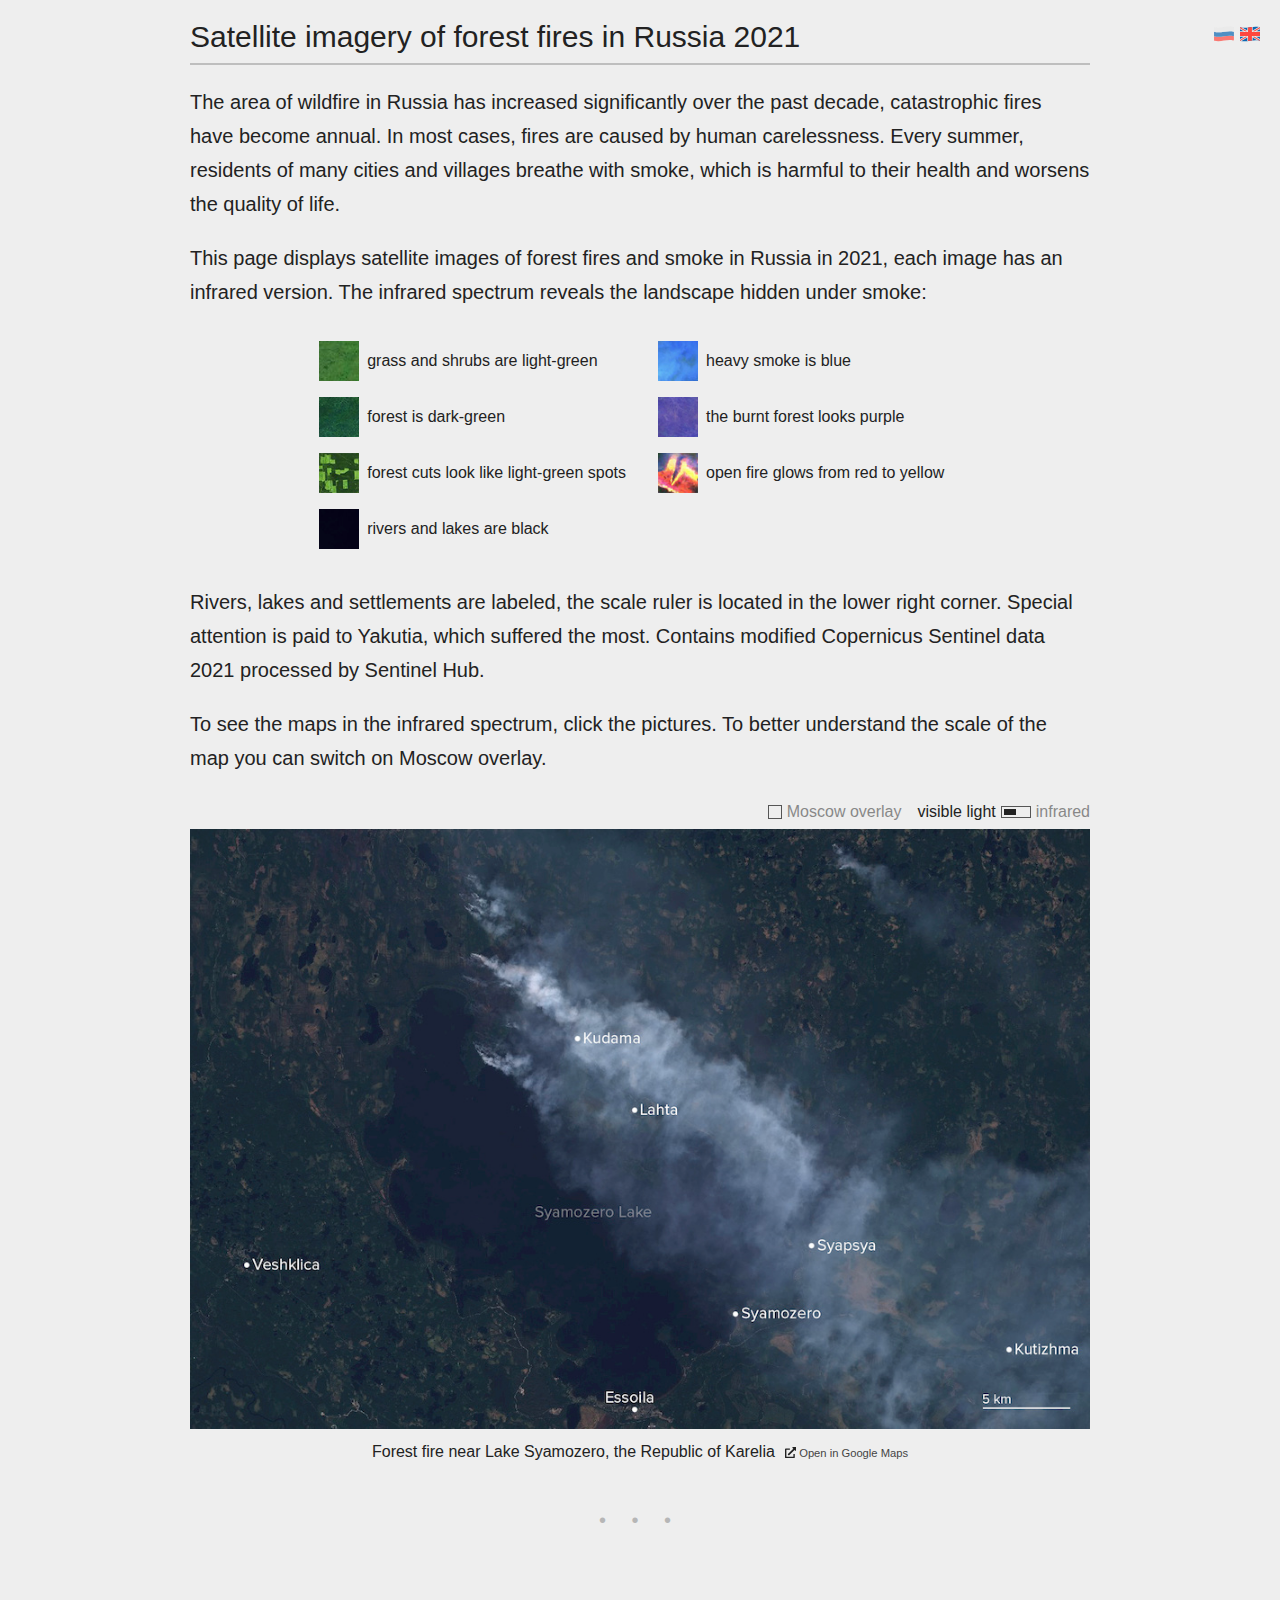
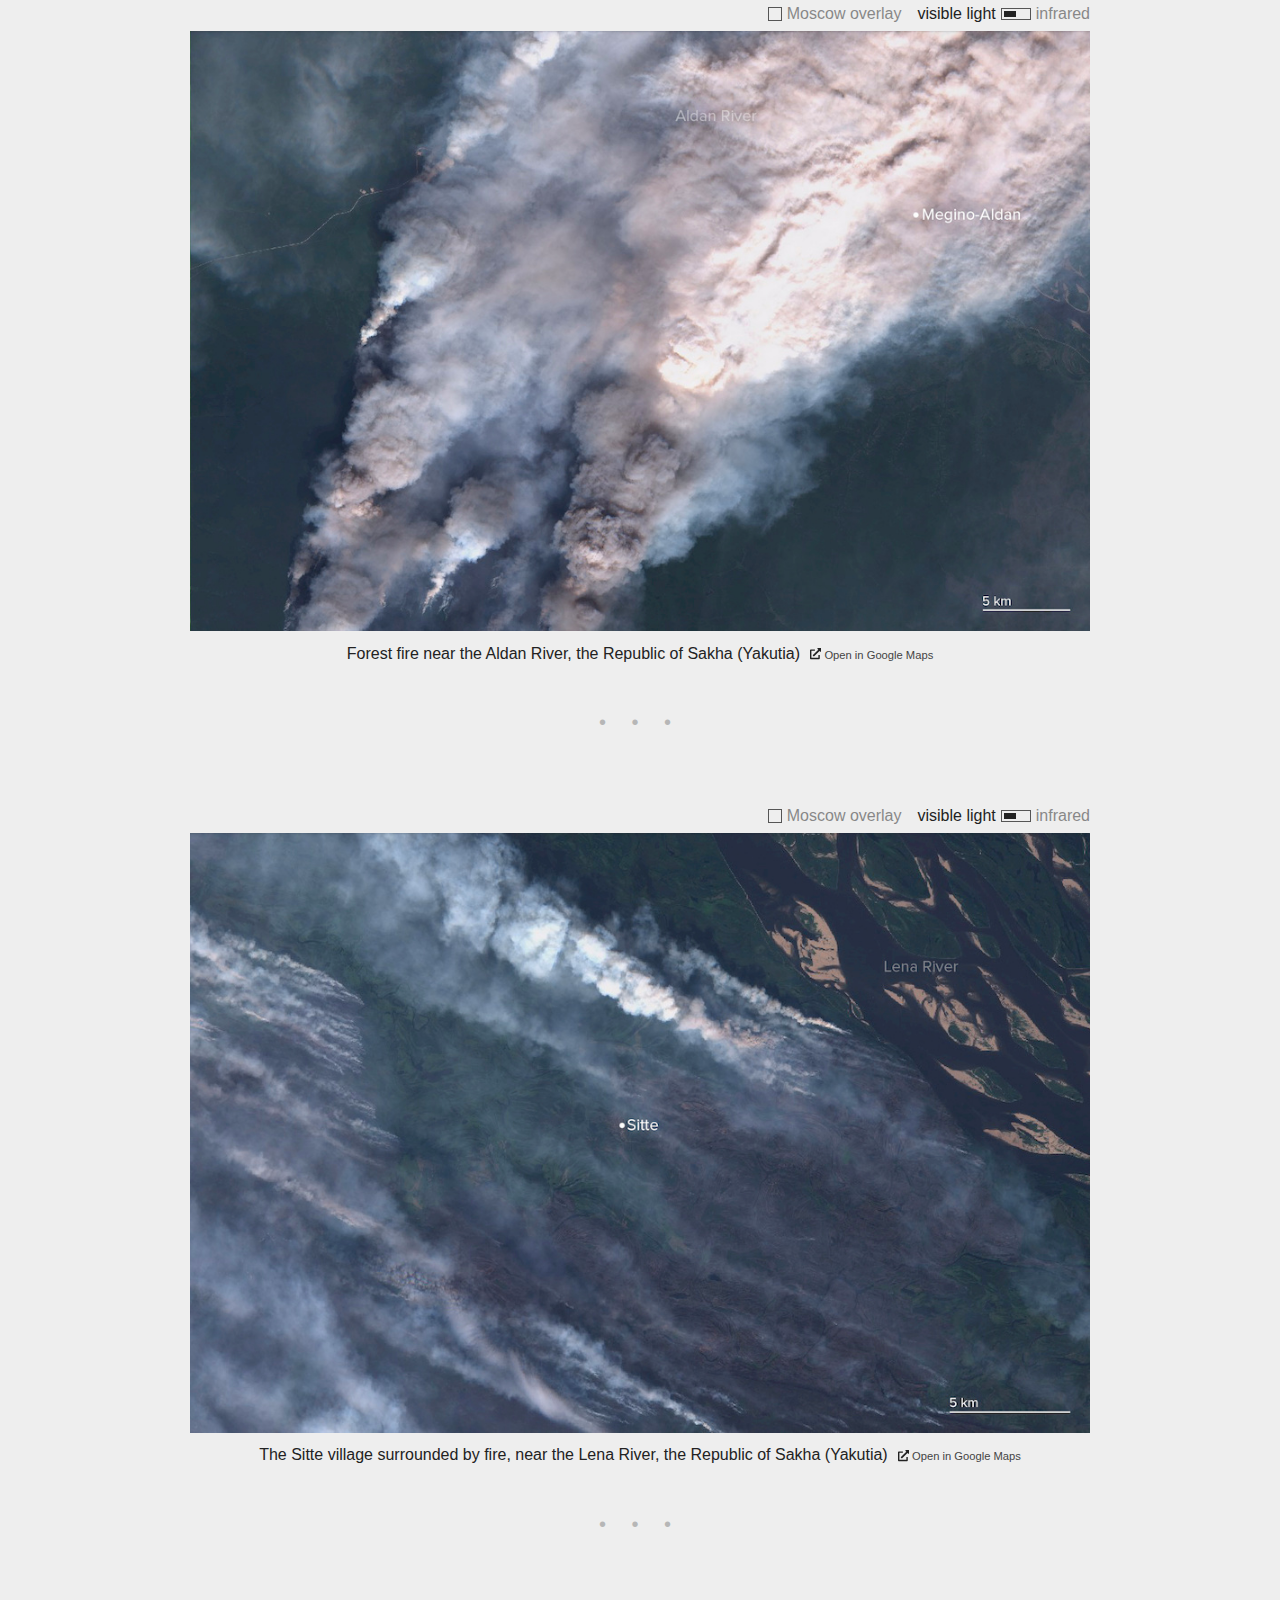
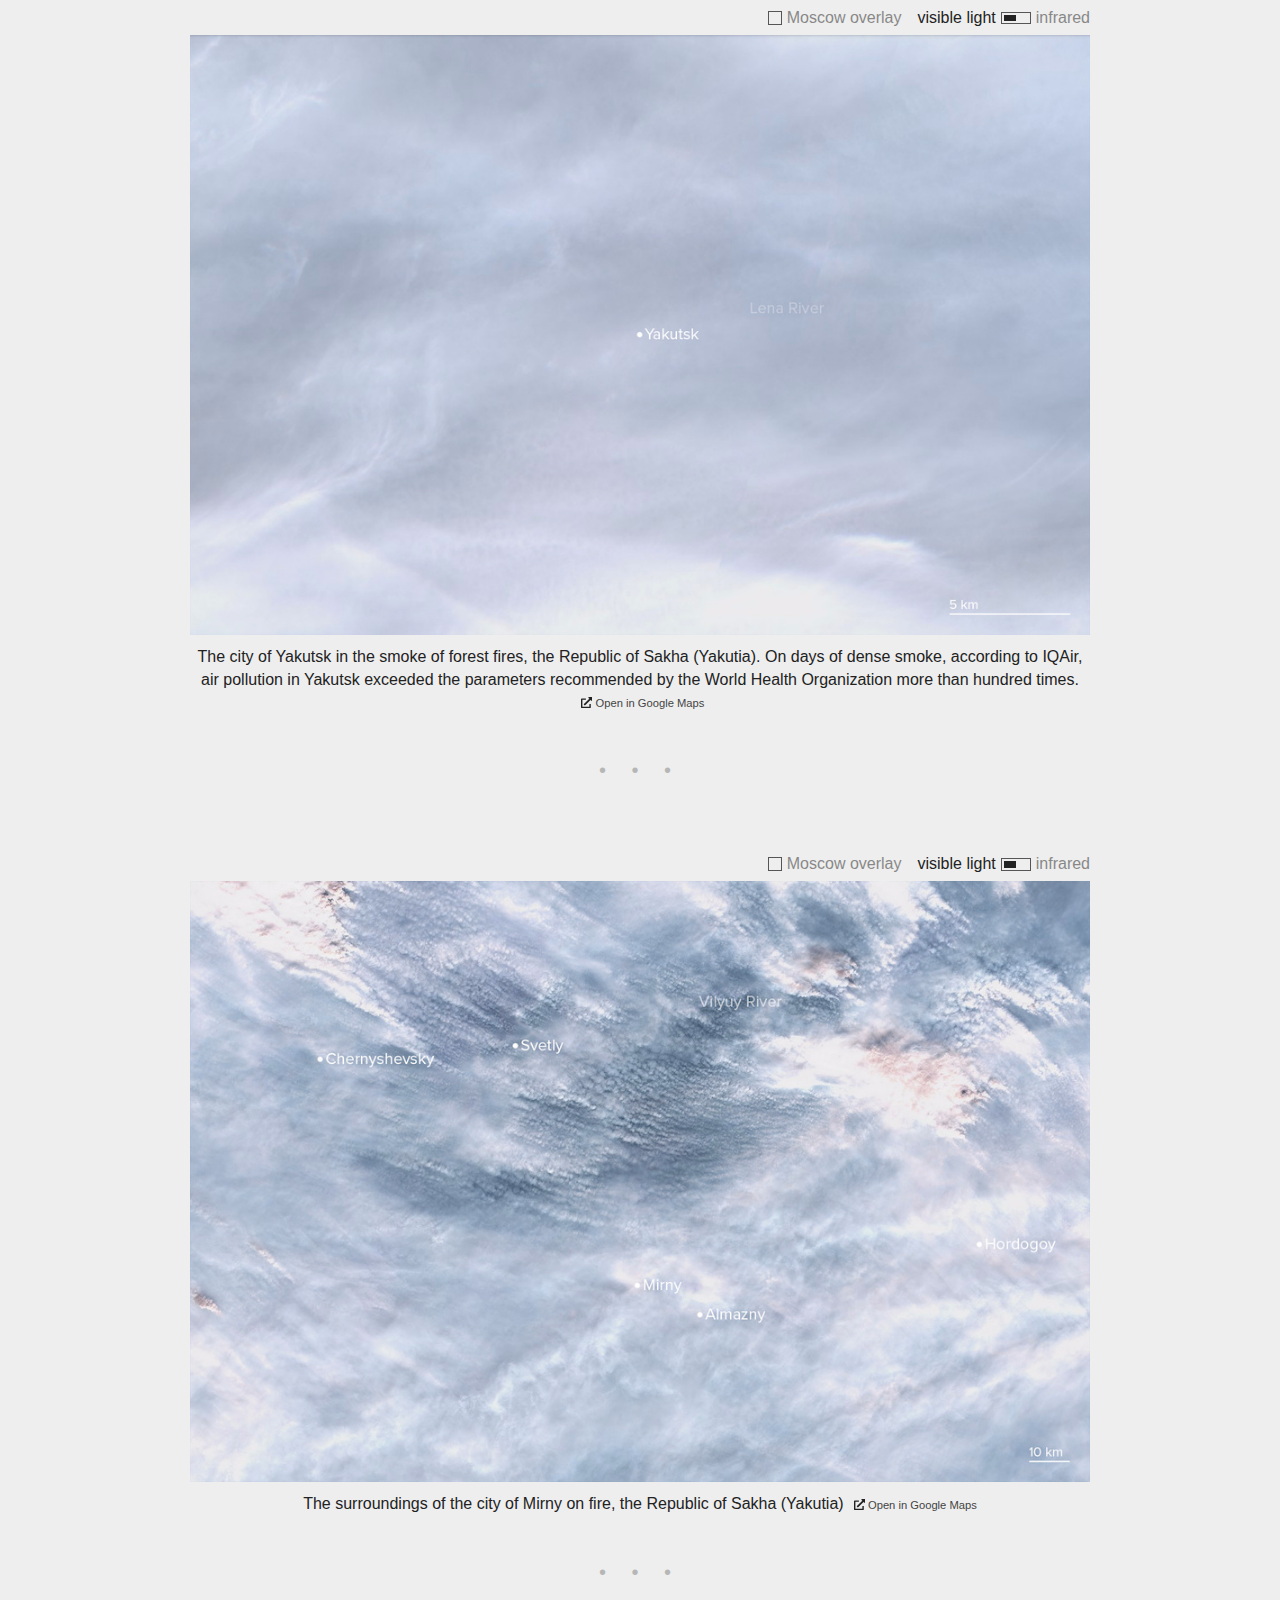
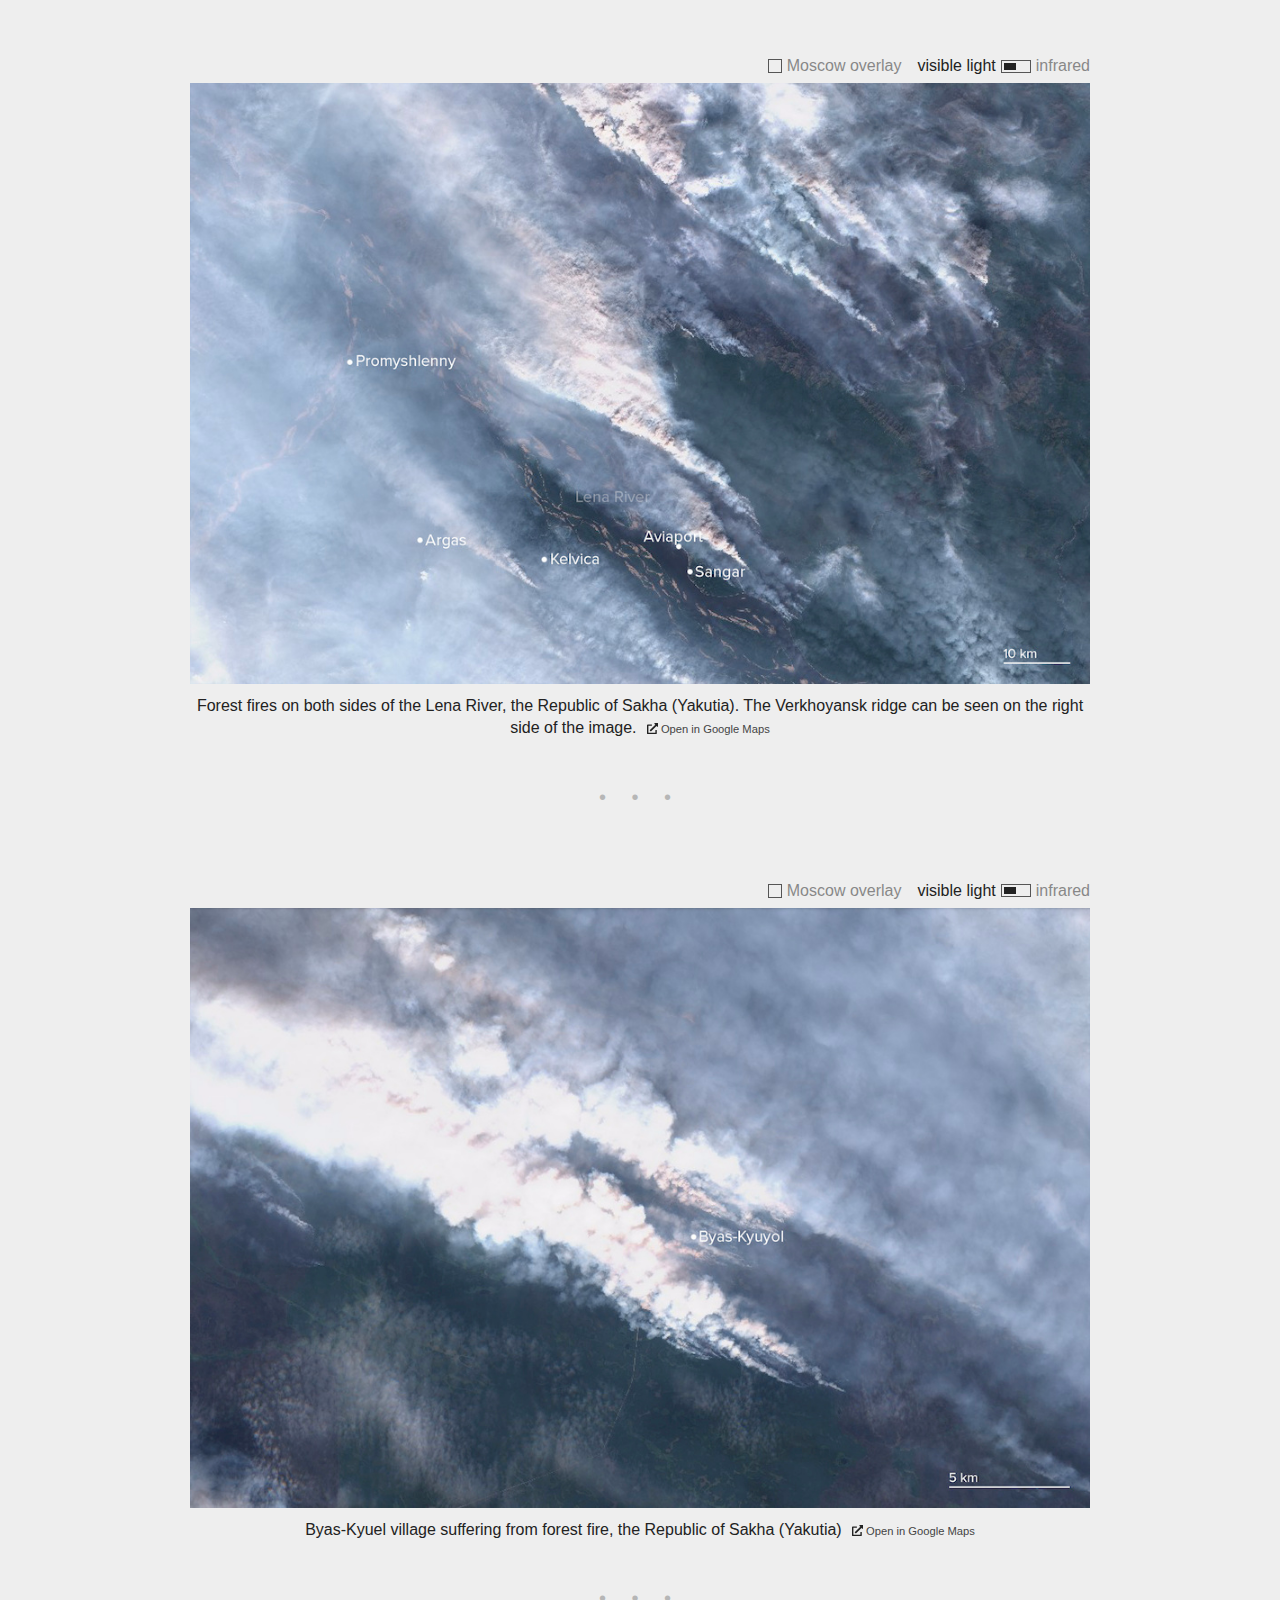
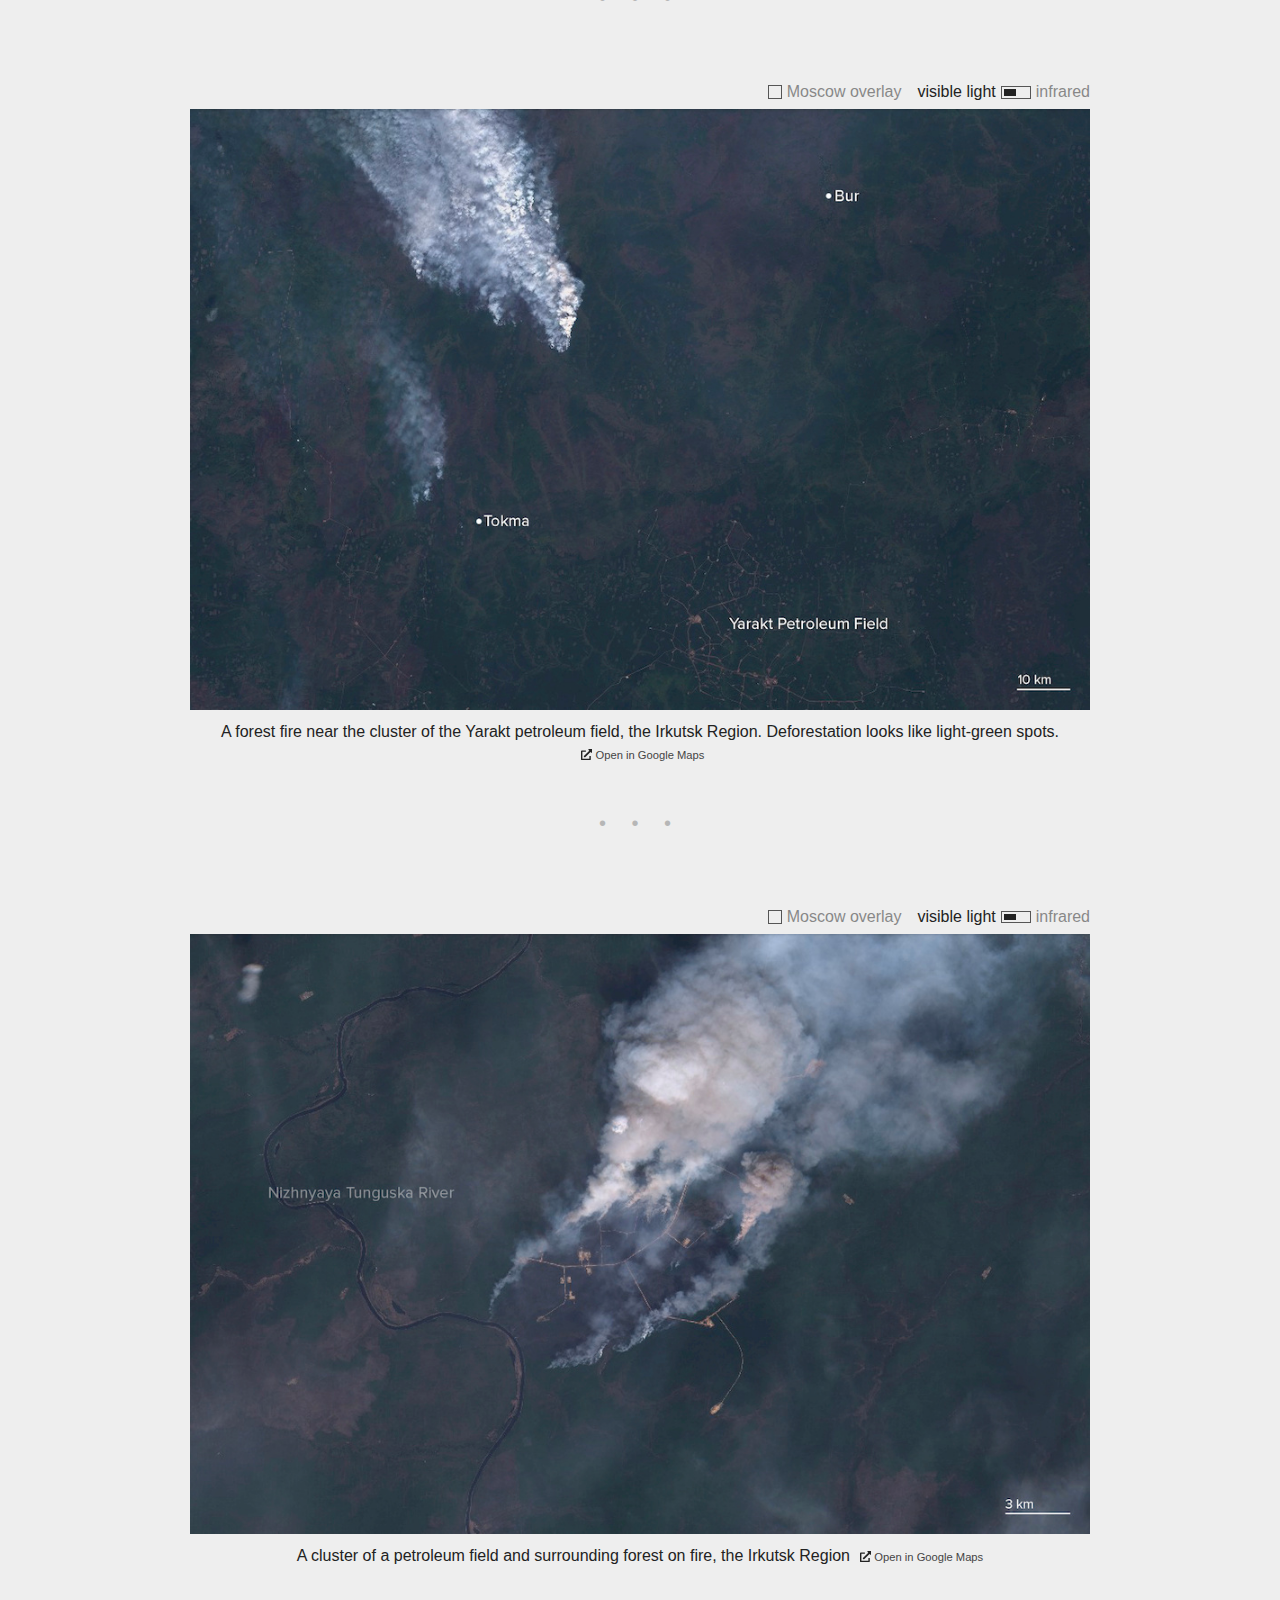
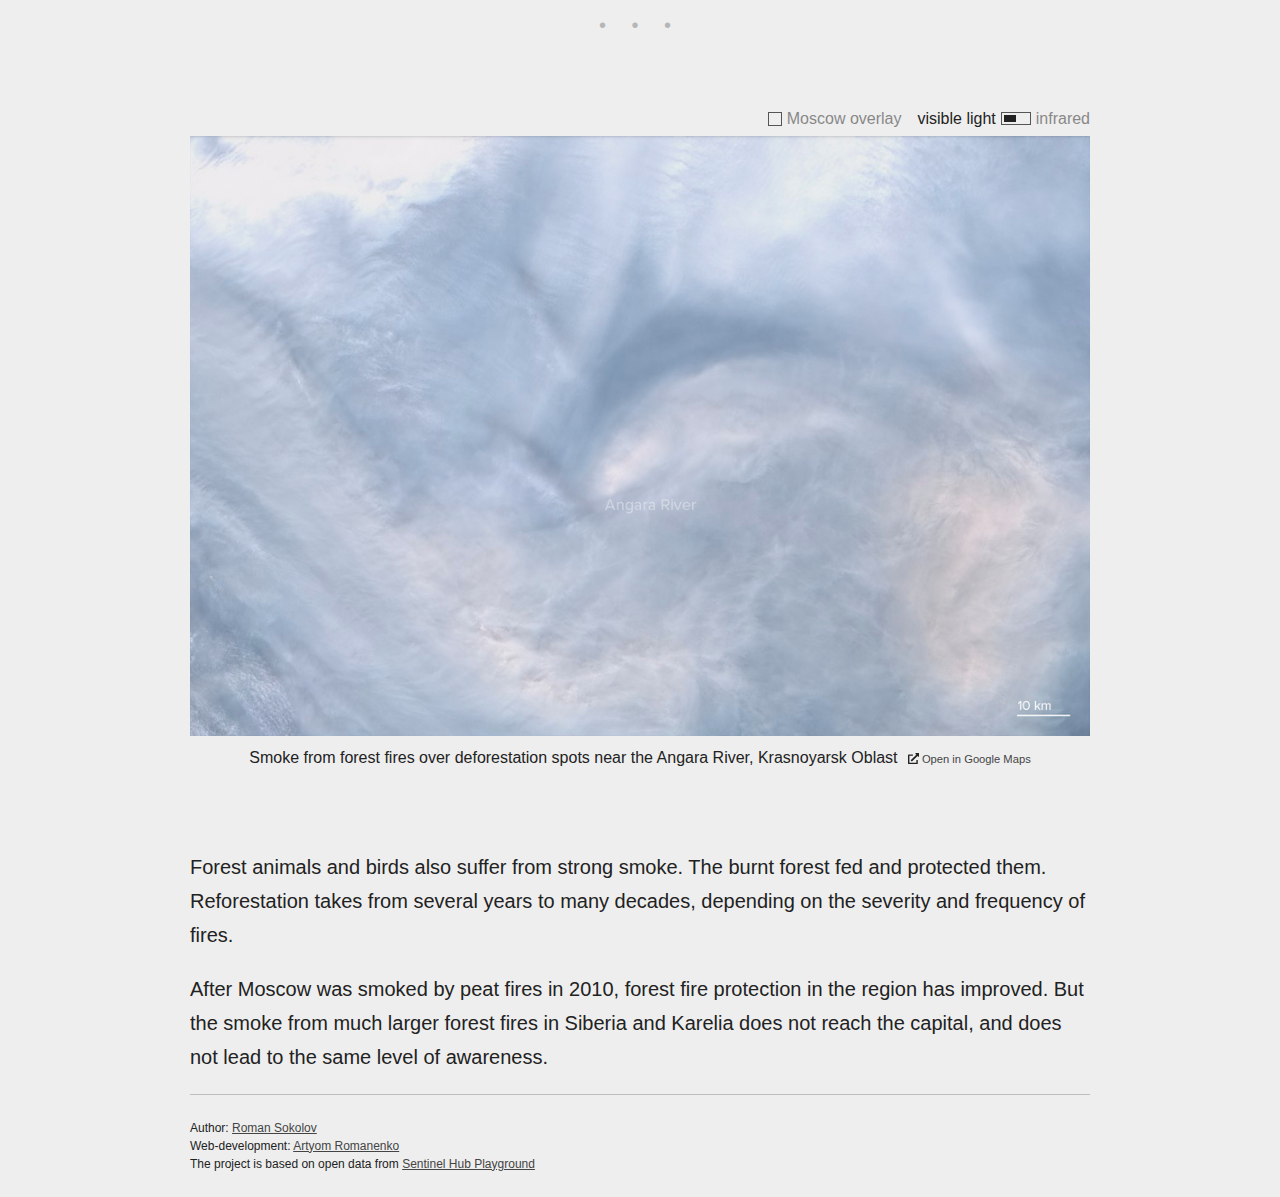
<file: index.html>
<!DOCTYPE html>
<html>
<head>
	<meta charset=utf-8>
	<title>Satellite imagery of forest fire in Russia 2021 by Roman Sokolov</title>
	<link rel="icon" href="/forestfiremap/images/favicon.png" type="image/png">
	<script type='text/javascript'>window.location.href='./russia/';</script>
	<style>
		:root {
			--bg-main: #eee;
		}

		@media (prefers-color-scheme: dark) {
			:root {
				--bg-main: #222;
			}
		}

		html, body {
			background-color: var(--bg-main);
		}
	</style>
</head>
<body>
</body>
</html>
</file>
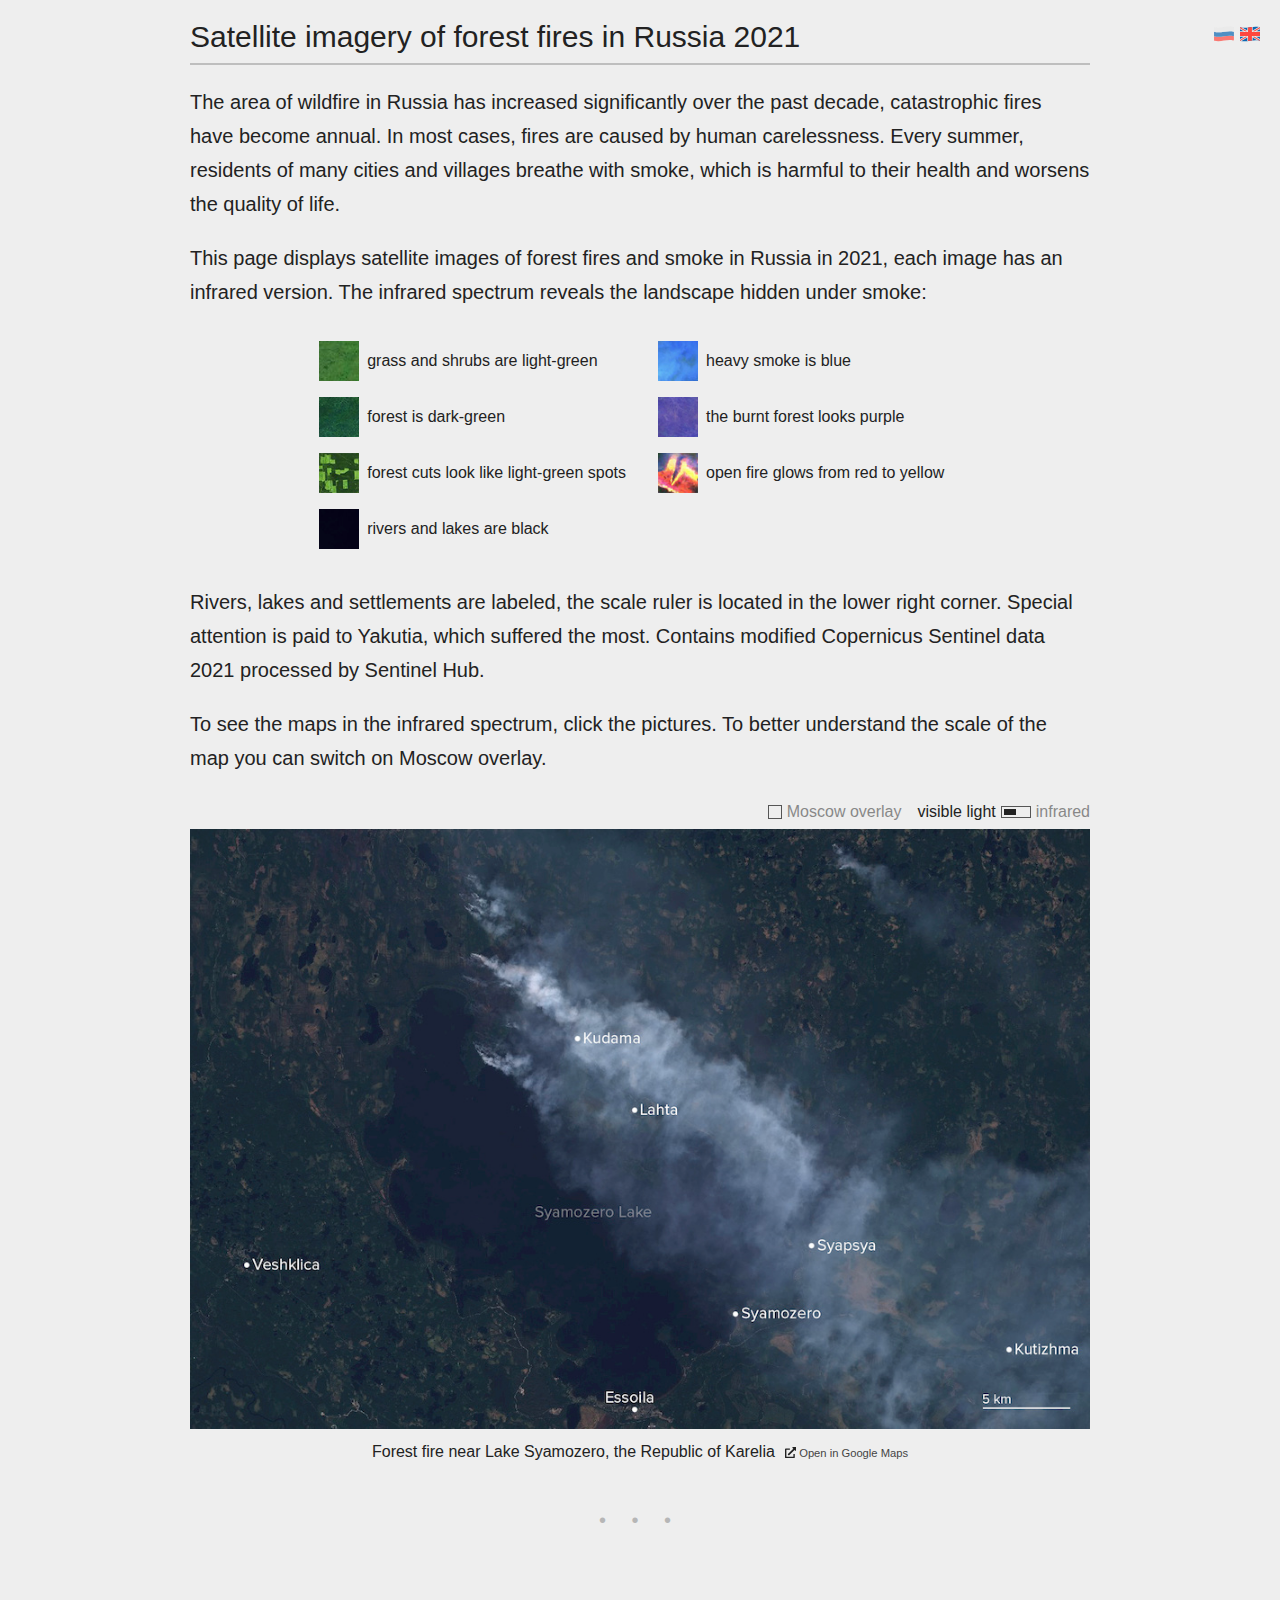
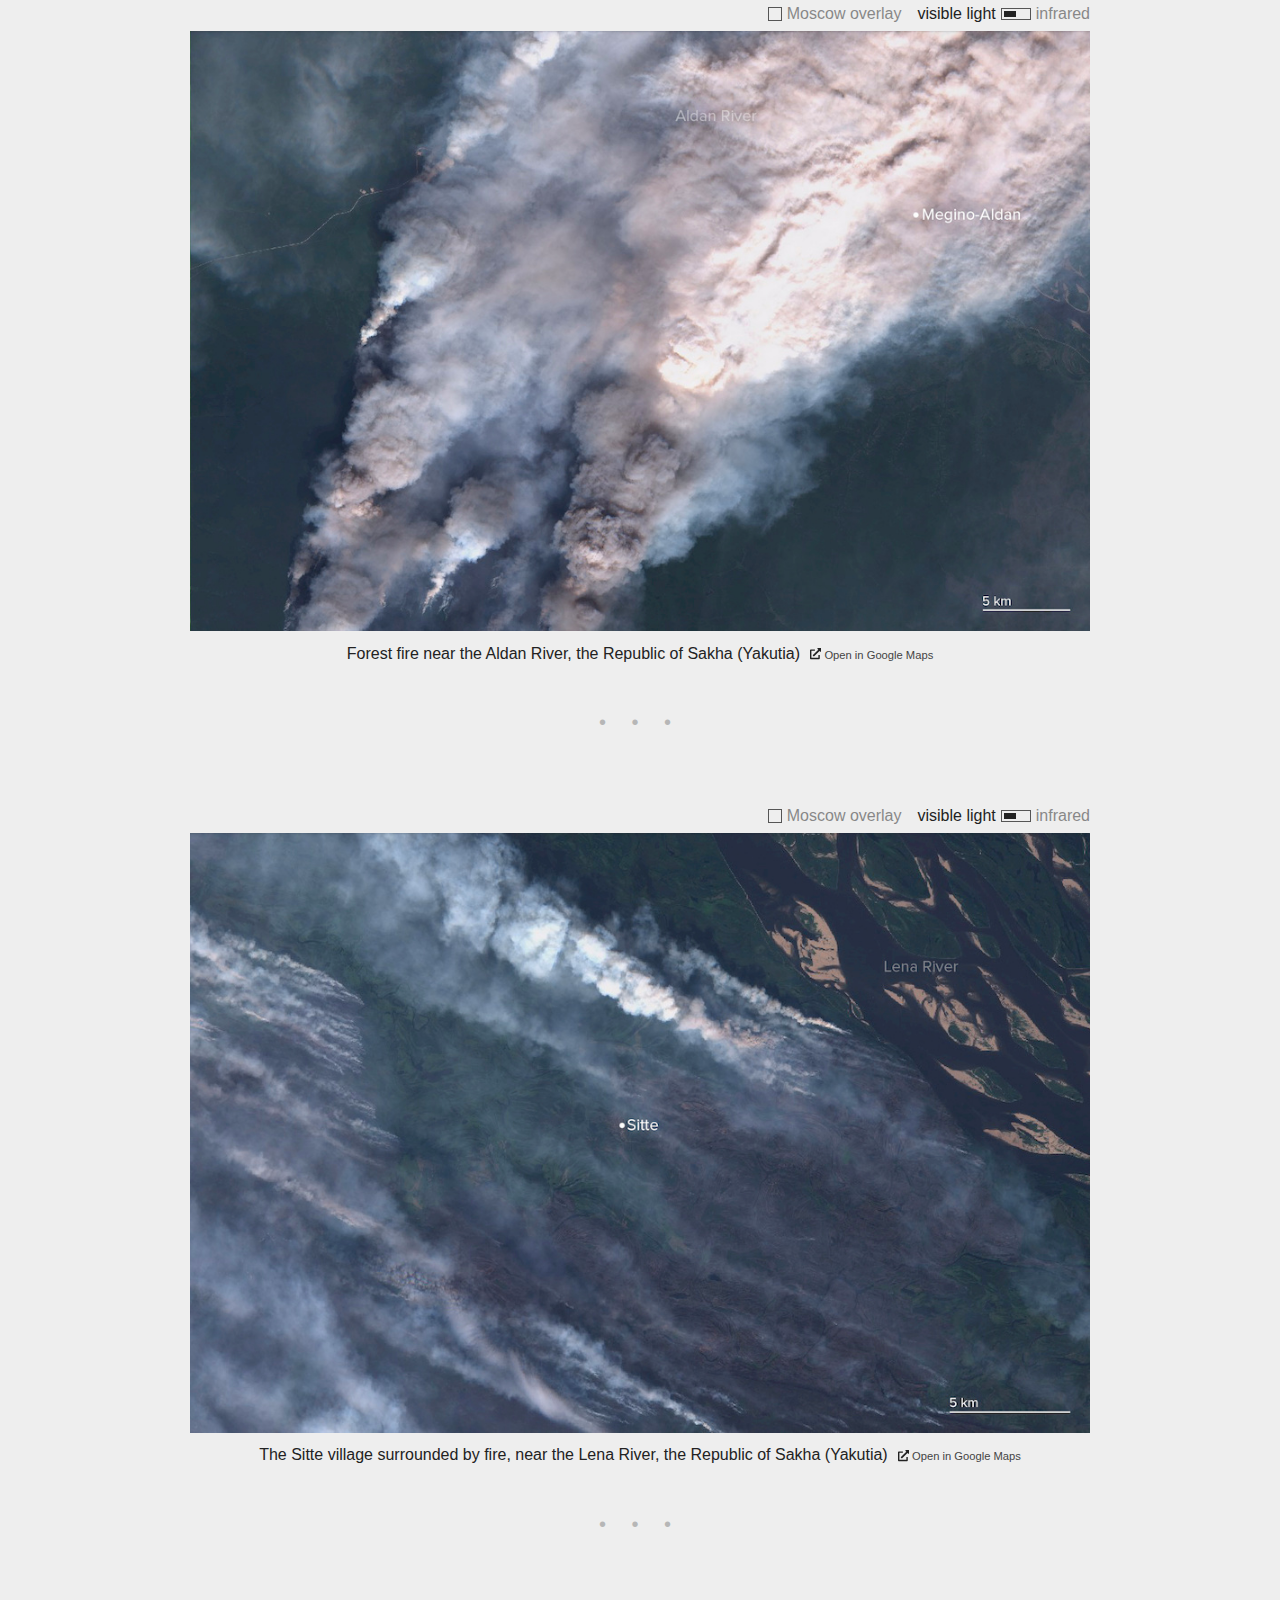
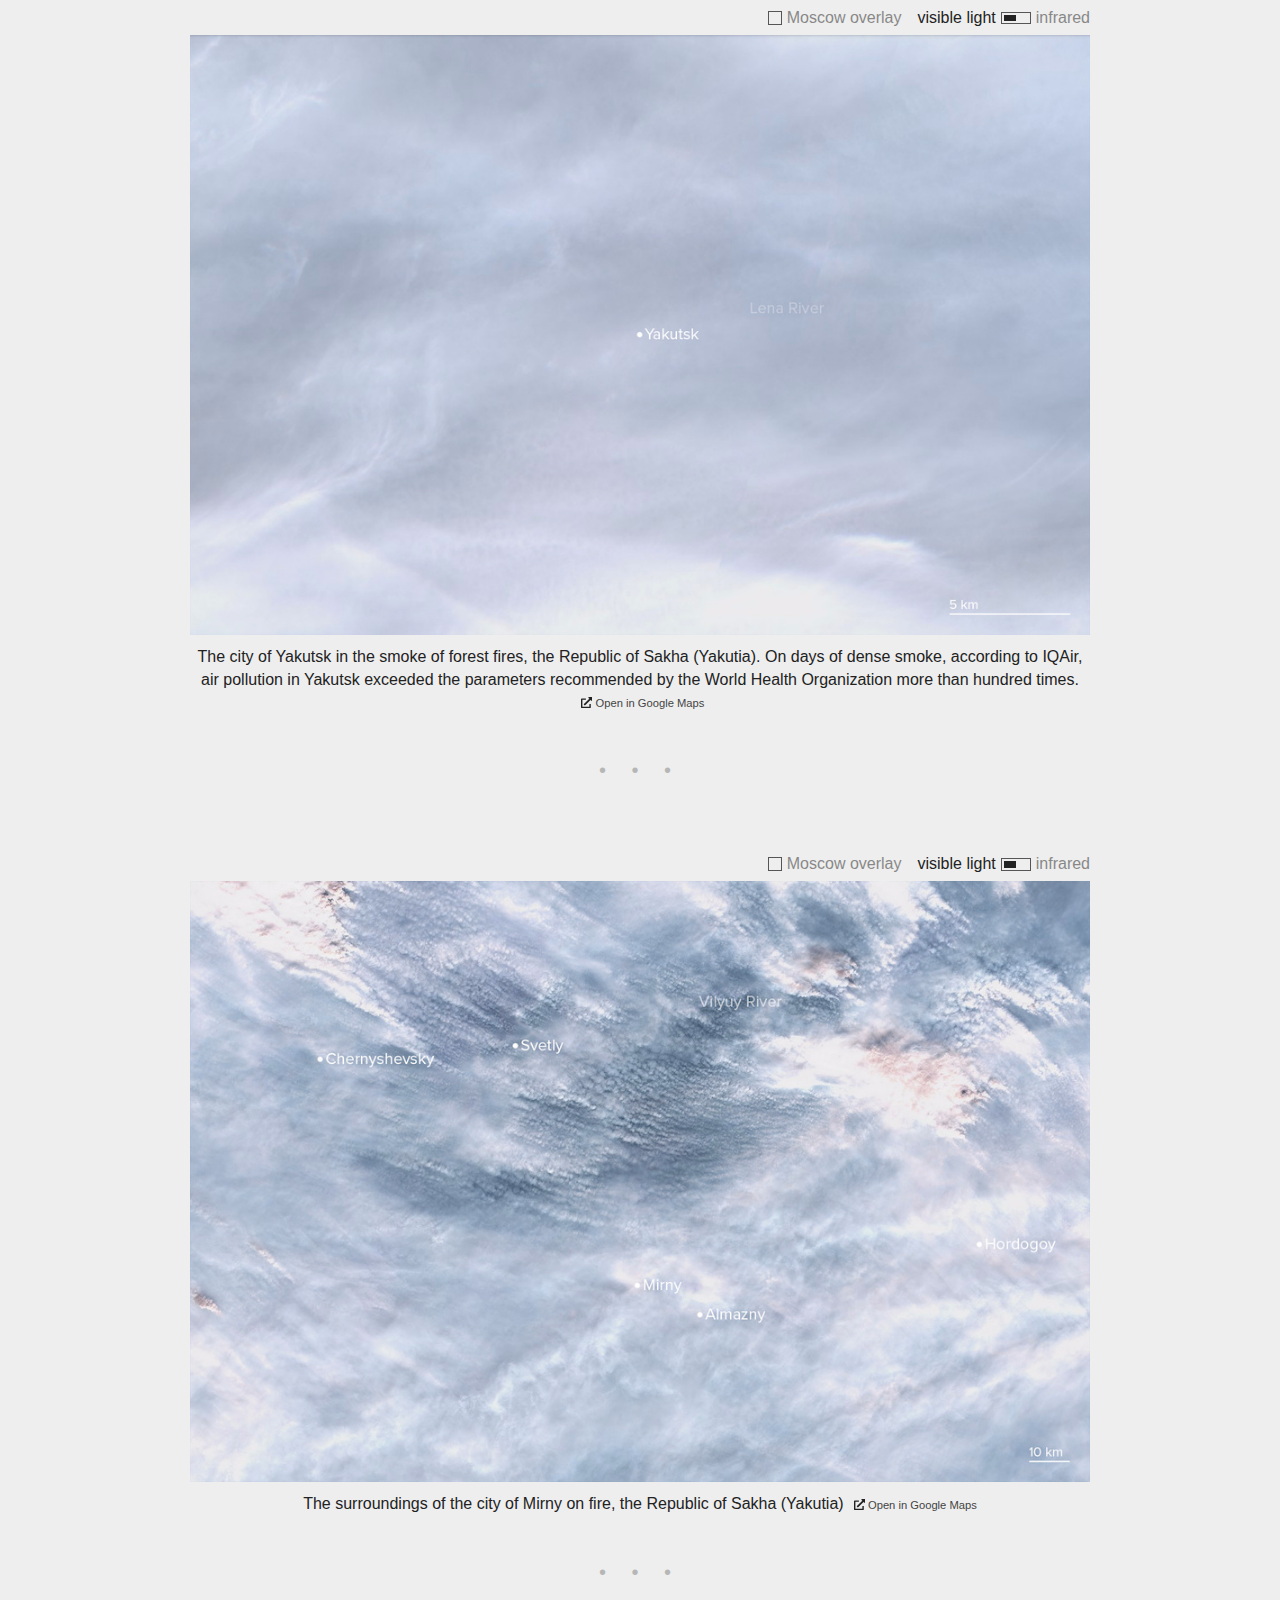
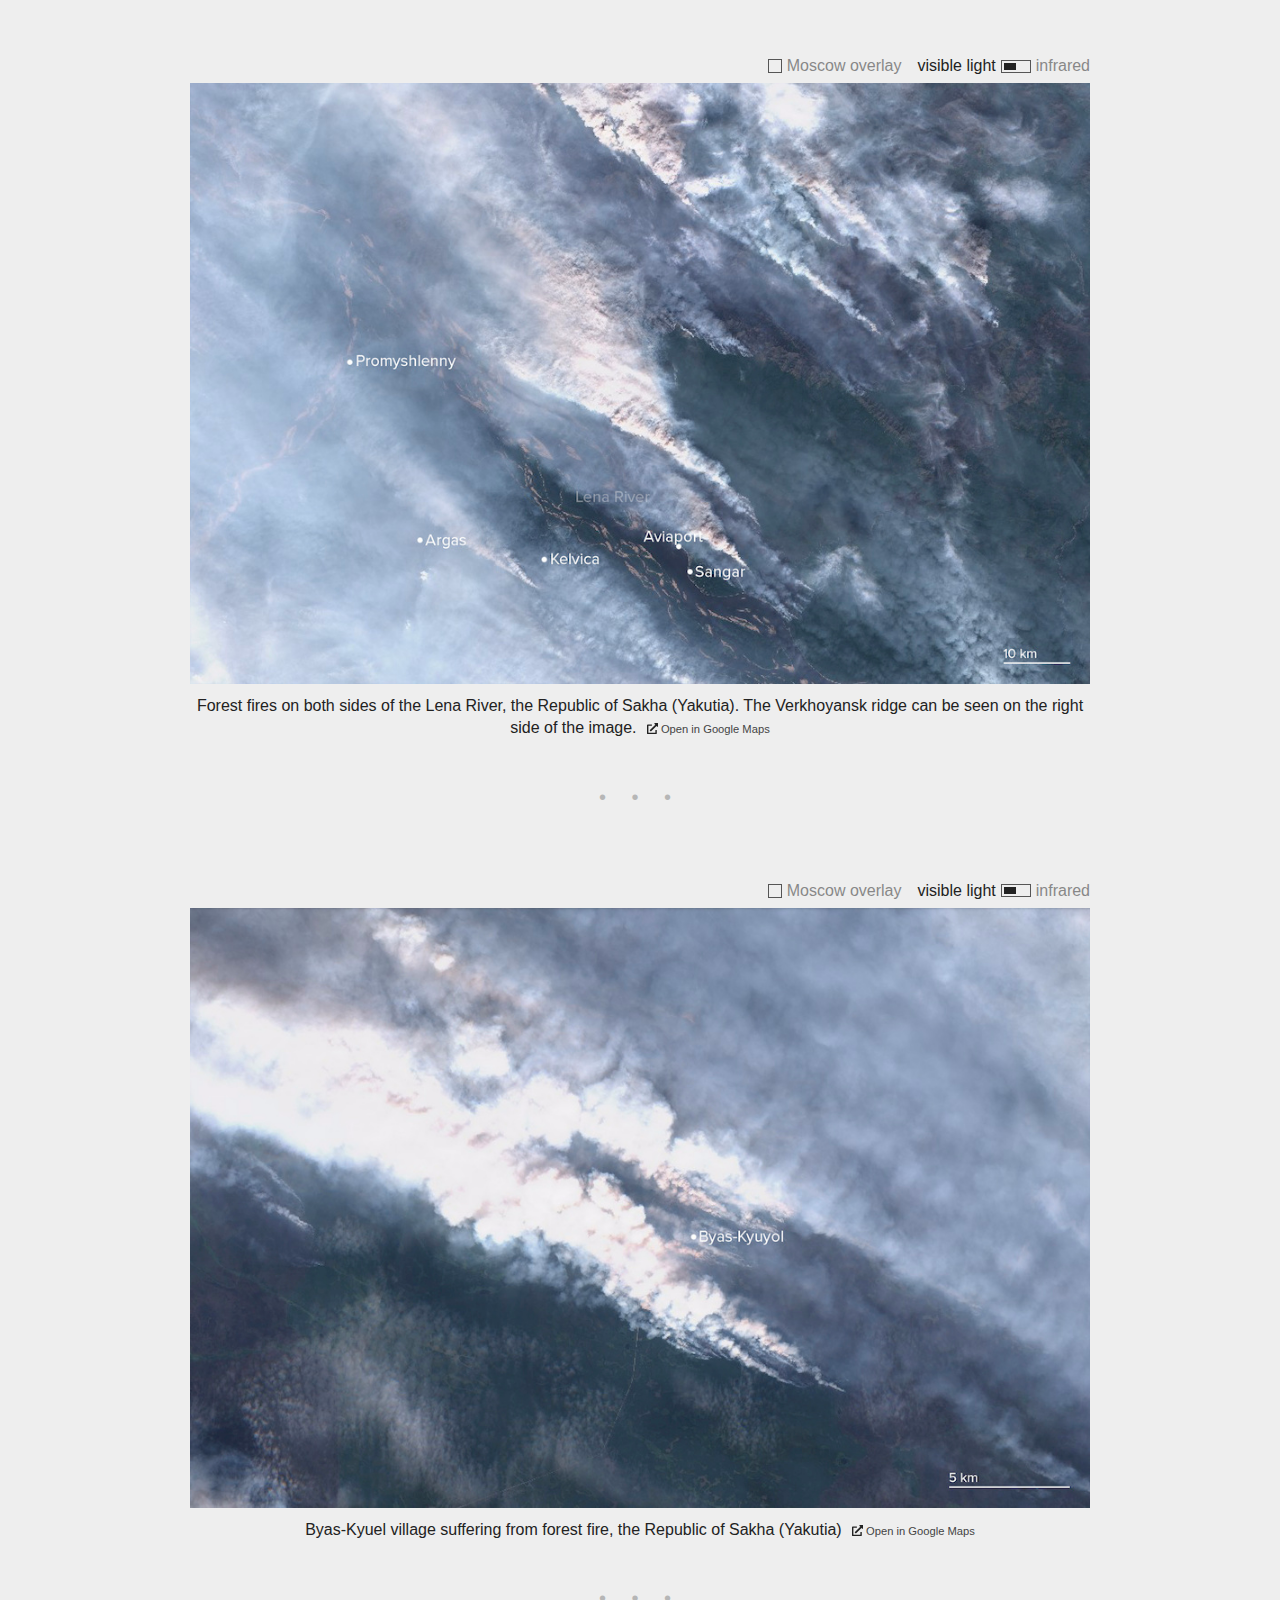
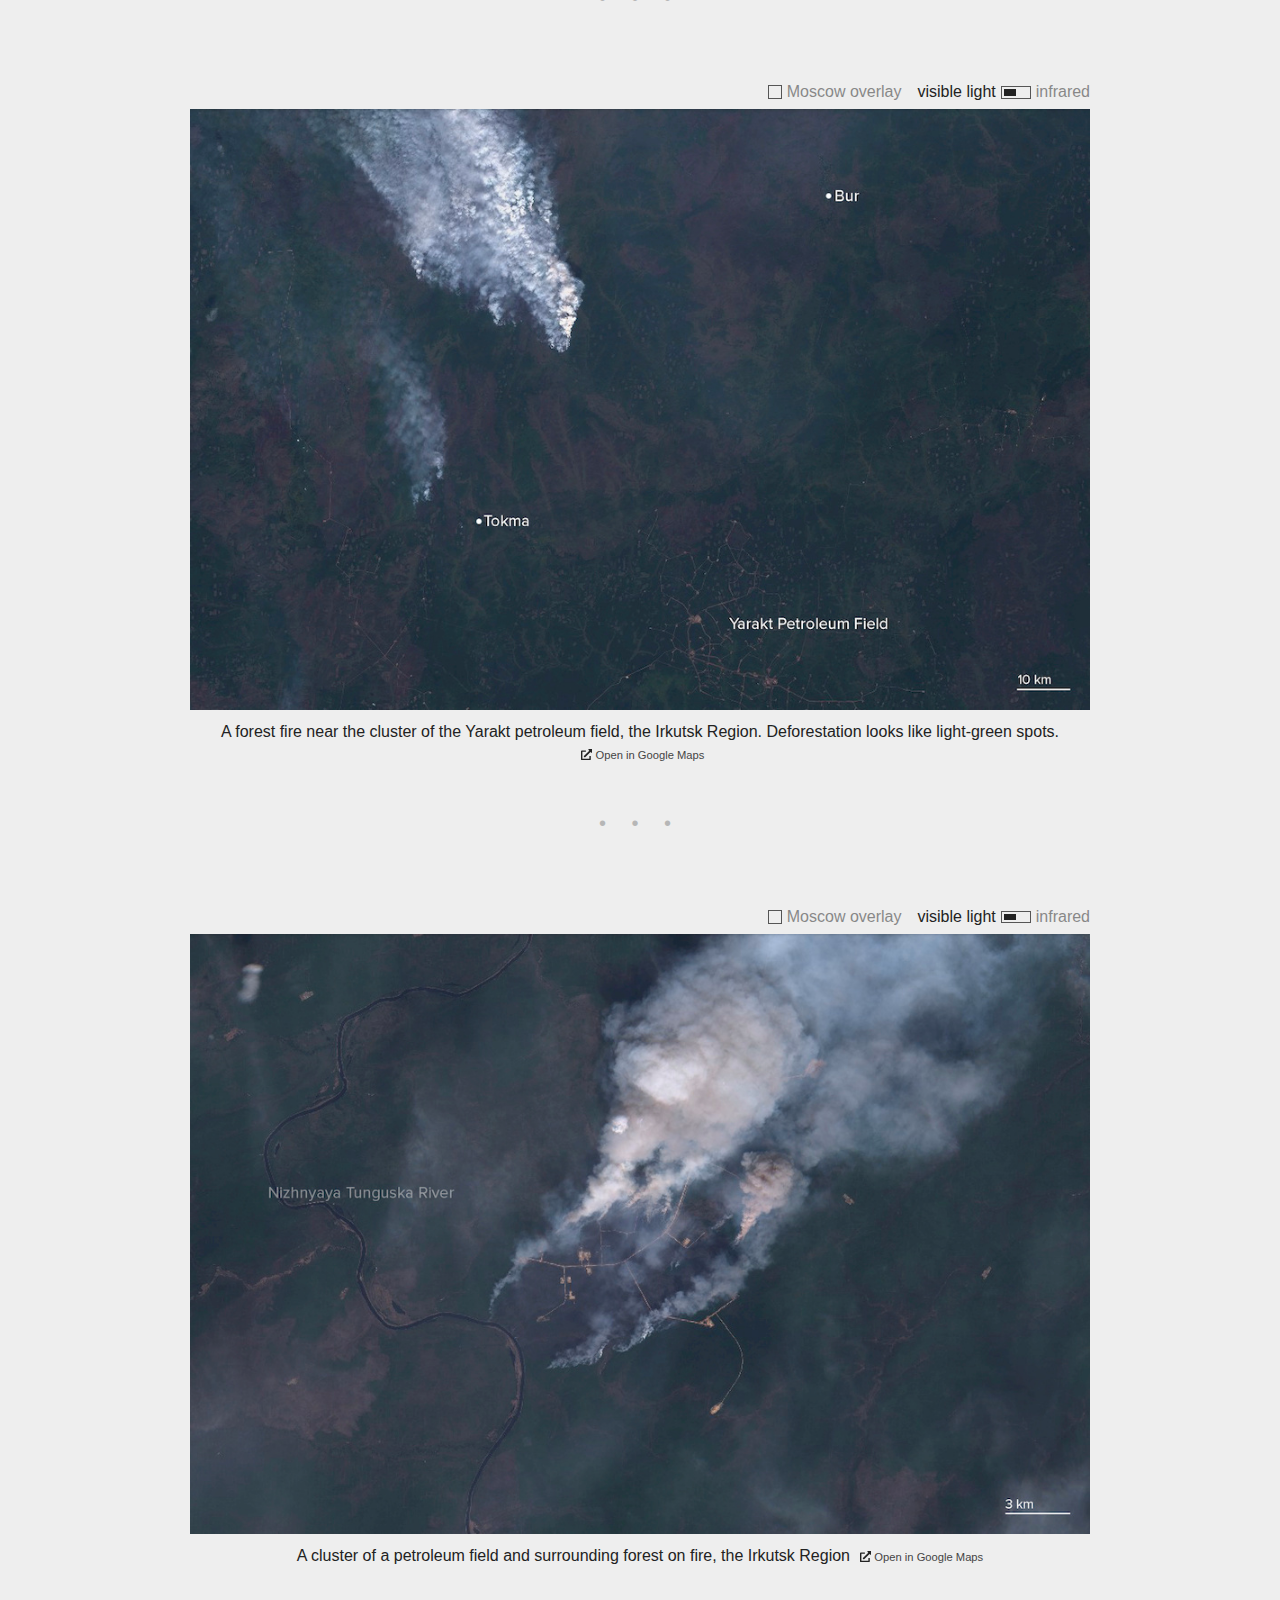
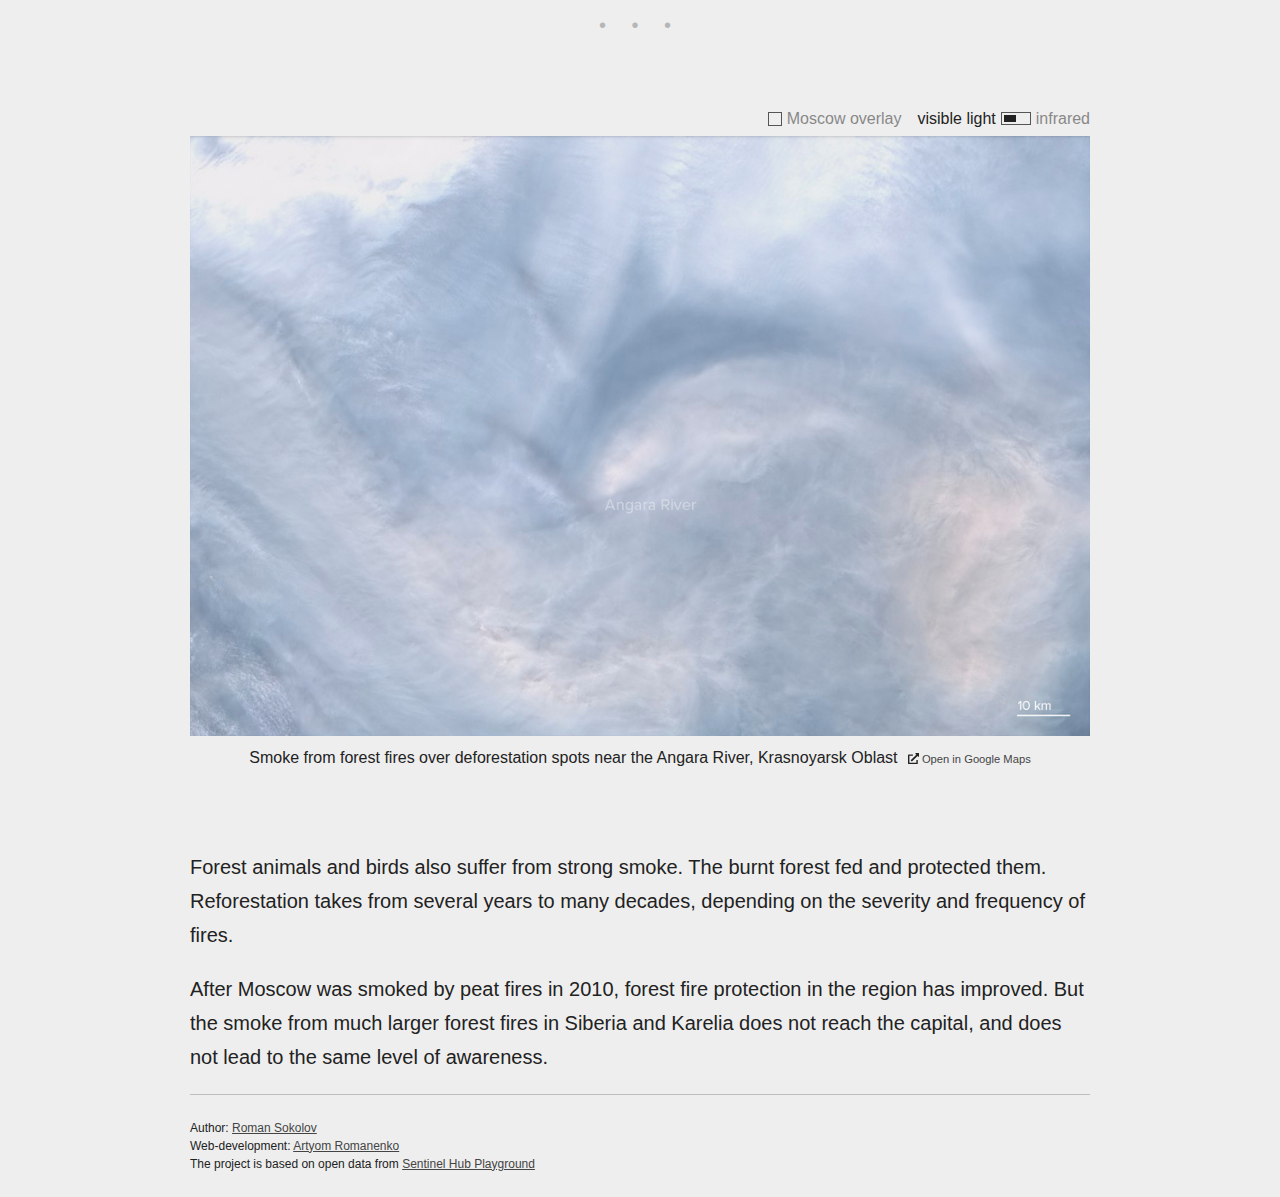
<file: russia/index.html>
<!DOCTYPE html>
<html>
<head>
	<meta charset=utf-8>
	<meta name='viewport' content='width=device-width, initial-scale=1'>
	<title>Satellite imagery of forest fire in Russia 2021 by Roman Sokolov</title>
	<link rel=stylesheet type=text/css href=style.css>
	<link rel="icon" href="/forestfiremap/images/favicon.png" type="image/png">
	<script src=scripts.js></script>
	<svg class=hidden xmlns=http://www.w3.org/2000/svg>
		<defs>
			<!-- viewbox='0 0 512 512' -->
			<g id=icon-ru>
				<path fill=#FF473E d='M1 312.52V413.965C1 421.216 5.94 427.553 12.981 429.283C172.144 468.389 331.307 385.744 490.47 421.249C500.3 423.442 509.619 415.918 509.619 405.846V312.52C340.079 264.196 170.54 360.844 1 312.52V312.52Z'/>
				<path fill=#0B67B2 d='M1 198.935V312.521C170.54 360.845 340.079 264.197 509.619 312.521V198.935C340.079 150.611 170.54 247.259 1 198.935Z'/>
				<path fill=#E8E8E8 d='M1 101.194V198.935C170.54 247.259 340.079 150.611 509.619 198.935V93.0751C509.619 85.8241 504.679 79.4871 497.638 77.7571C338.475 38.6511 179.312 121.296 20.149 85.7911C10.319 83.5991 1 91.1221 1 101.194Z'/>
			</g>
			<g id=icon-en>
				<path fill=#0B67B2 d='M494.7 78.5C335.2 41.4 175.7 124 16.1 86.8C7.2 84.8 0 89.9 0 98.8V413.2C0 422.1 7.2 431.4 16.1 433.5C175.6 470.6 335.1 388 494.7 425.2C503.6 427.3 510.8 422.2 510.8 413.3V98.9C510.8 89.9 503.6 80.6 494.7 78.5Z'/>
				<path fill=#FF473E d='M510.8 98.8C510.8 89.9 503.6 80.6 494.7 78.5C493.7 78.3 492.6 78 491.6 77.8L313.9 186V74.8C274.9 79.5 235.9 85.9 196.9 90.6V184.8L45 92.3C35.4 90.9 25.8 89.1 16.1 86.8C7.2 84.8 0 89.9 0 98.8V119.6L128 197.5H0V314.5H133.9L0 396V413.2C0 422.1 7.2 431.4 16.1 433.5C19.1 434.2 22.1 434.8 25 435.4L196.8 330.7V437.1C235.8 432.4 274.8 426 313.8 421.3V329.4L460.7 419C472 420.5 483.3 422.5 494.6 425.2C503.5 427.3 510.7 422.2 510.7 413.3V394.9L378.8 314.6H510.7V197.6H384.7L510.7 120.9C510.8 113.4 510.8 106.1 510.8 98.8V98.8Z'/>
				<path fill=#E8E8E8 d='M412.9 323.5L510.8 383.1V406.5L374.5 323.5H323.2L487.5 423.6C470.9 420.1 454.2 417.9 437.6 416.6L322.9 346.8V420.4C316.9 421.1 310.9 421.8 304.9 422.6V305.6H510.8V323.6H412.9V323.5ZM187.9 438.3C193.9 437.6 199.9 436.9 205.9 436.1V305.5H0V323.5H99.9L0 384.3V407.7L138.3 323.5H187.9V324.5L11.7 431.8C13.1 432.5 14.6 433.1 16.1 433.5C24 435.3 31.9 436.9 39.8 438.2L187.9 348V438.3V438.3ZM0 188.5V206.5H205.9V89.5C199.9 90.3 193.9 91 187.9 91.7V167.7L68.7 95.1C51.5 93.6 34.3 91.1 17.1 87.1L183.6 188.5H132.3L0 107.9V131.3L94 188.5H0ZM322.9 73.7C316.9 74.4 310.9 75.1 304.9 75.9V206.5H510.8V188.5H418.8L510.8 132.5V109.1L380.4 188.5H329.1L502.8 82.7C500.4 80.7 497.7 79.2 494.7 78.5C488.8 77.1 483 76 477.1 74.9L322.9 168.8V73.7Z'/>
			</g>
			<g id=icon-open>
				<path d='M432 320H400C395.757 320 391.687 321.686 388.686 324.686C385.686 327.687 384 331.757 384 336V448H64V128H208C212.243 128 216.313 126.314 219.314 123.314C222.314 120.313 224 116.243 224 112V80C224 75.7565 222.314 71.6869 219.314 68.6863C216.313 65.6857 212.243 64 208 64H48C35.2696 64 23.0606 69.0571 14.0589 78.0589C5.05713 87.0606 0 99.2696 0 112L0 464C0 476.73 5.05713 488.939 14.0589 497.941C23.0606 506.943 35.2696 512 48 512H400C412.73 512 424.939 506.943 433.941 497.941C442.943 488.939 448 476.73 448 464V336C448 331.757 446.314 327.687 443.314 324.686C440.313 321.686 436.243 320 432 320ZM488 0H360C338.63 0 327.95 25.91 343 41L378.73 76.73L135 320.37C132.763 322.6 130.987 325.249 129.776 328.166C128.565 331.084 127.941 334.211 127.941 337.37C127.941 340.529 128.565 343.656 129.776 346.574C130.987 349.491 132.763 352.14 135 354.37L157.67 377C159.9 379.237 162.549 381.013 165.466 382.224C168.384 383.435 171.511 384.059 174.67 384.059C177.829 384.059 180.956 383.435 183.874 382.224C186.791 381.013 189.44 379.237 191.67 377L435.28 133.32L471 169C486 184 512 173.5 512 152V24C512 17.6348 509.471 11.5303 504.971 7.02944C500.47 2.52856 494.365 0 488 0V0Z'/>
			</g>
		</defs>
	</svg>
</head>
<body>
	<menu class=lang>
		<a href='#ru' title='По-русски'>
			<svg class=icon viewbox='0 0 512 512'>
				<use xlink:href=#icon-ru></use>
			</svg>
		</a>
		<a href='#en' title='In English'>
			<svg class=icon viewbox='0 0 512 512'> 
				<use xlink:href=#icon-en></use>
			</svg>
		</a>
	</menu>
	<section class=text>
		<h1 class=en>Satellite imagery of forest fires in Russia 2021</h1>
		<p class=en>
			The area of wildfire in Russia has increased significantly over the past decade, catastrophic fires have become annual.
			In most cases, fires are caused by human carelessness.
			Every summer, residents of many cities and villages breathe with smoke, which is harmful to their health and worsens the quality of life.
		</p>
		<p class=en>
			This page displays satellite images of forest fires and smoke in Russia in 2021, each image has an infrared version.
			The infrared spectrum reveals the landscape hidden under smoke:
		</p>
		<h1 class=ru>Спутниковые снимки лесных пожаров в России 2021</h1>
		<p class=ru>
			Площадь лесных пожаров в России существенно увеличилась за последнее десятилетие, катастрофические пожары стали ежегодными.
			В большинстве случаев, причиной возгораний является легкомысленность человека.
			Каждое лето жителям многих городов и деревень приходится вдыхать дым, который наносит вред здоровью и снижает качество их жизни.
		</p>
		<p class=ru>
			Ниже представлены спутниковые снимки лесных пожаров и задымлений в 2021 году, каждый снимок имеет инфракрасную версию.
			Инфракрасный спектр позволяет увидеть ландшафт, скрытый под дымом:
		</p>		
		<legend>
			<div class=container>
				<div class=columns>
					<div>
						<img src='images/legend/grass.png'>
						<span class=en>grass and shrubs are light-green</span>
						<span class=ru>трава и кустарник — светло-зелёные</span>
					</div>
					<div>
						<img src='images/legend/forest.png'>
						<span class=en>forest is dark-green</span>
						<span class=ru>лес — тёмно-зелёный</span>
					</div>
					<div>
						<img src='images/legend/cuts.png'>
						<span class=en>forest cuts look like light-green spots</span>
						<span class=ru>вырубки выглядят как светло-зелёные пятна</span>
					</div>
					<div>
						<img src='images/legend/water.png'>
						<span class=en>rivers and lakes are black</span>
						<span class=ru>реки и озёра — чёрные</span>
					</div>
					<div>
						<img src='images/legend/smoke.png'>
						<span class=en>heavy smoke is blue</span>
						<span class=ru>плотный дым — синий</span>
					</div>
					<div>
						<img src='images/legend/burned.png'>
						<span class=en>the burnt forest looks purple</span>
						<span class=ru>сгоревший лес — фиолетовый</span>
					</div>
					<div>
						<img src='images/legend/fire.png'>
						<span class=en>open fire glows from red to yellow</span>
						<span class=ru>огонь — от алого до жёлтого</span>
					</div>
				</div>
			</div>
		</legend>
	</section>
	<section class=text>
		<p class=en>
			Rivers, lakes and settlements are labeled, the scale ruler is located in the lower right corner.
			Special attention is paid to Yakutia, which suffered the most.
			Contains modified Copernicus Sentinel data 2021 processed by Sentinel Hub.
		</p>
		<p class=en>
			To see the maps in the infrared spectrum, click the pictures. To better understand the scale of the map you can switch on Moscow overlay.
		</p>
		<p class=ru>
			Проект основан на модифицированной информации Copernicus Sentinel data 2021 обработанной при помощи Sentinel Hub.
			На снимках подписаны реки, озёра и населенные пункты, в нижнем правом углу расположена линейка масштаба.
			Особое внимание в подборке уделено Якутии, наиболее пострадавшей от лесных пожаров. 
		</p>
		<p class=ru>
			Для просмотра снимка в инфракрасном спектре нажмите на изображение. Чтобы лучше понять масштаб карты вы можете включить сравнение с Москвой.
		</p>
	</section>
	<section class=pictures>
		<script type='template' id=tplPicture>
			<figure>
				<div class=picture-header>
					<div class='picture-toggle moscow-overlay'>
						<span class='toggle checkbox'>
							<span></span>
						</span>
						<label class='ru'>
							<span class=hide-on-mobile>сравнить с Москвой</span>
							<span class=show-on-mobile>Москва</span>
						</label>
						<label class='en'>Moscow overlay</label>
					</div>
					<div class='picture-toggle type-selector'>
						<label class='ru normal'>видимый свет</label>
						<label class='en normal'>visible light</label>
						<span class=toggle>
							<span></span>
						</span>
						<label class='ru ir'>инфракрасный</label>
						<label class='en ir'>infrared</label>
					</div>
				</div>
				<div class=picture-set>
					<div class='moscow _moscow_scale_'></div>
					<img class='ru normal' 
						srcset='images/ru/1k/_pic_.jpg 1000w,
								images/ru/2k/_pic_.jpg 2000w'
						sizes='(max-width: 1299px) 1000px, (min-width: 1300px) 2000px'
						src='images/ru/1k/_pic_.jpg'
						title='Кликните, чтобы переключить в ИК-диапазон'>
					<img class='ru ir' 
						srcset='images/ru/1k/_picir_.jpg 1000w,
								images/ru/2k/_picir_.jpg 2000w'
						sizes='(max-width: 1299px) 1000px, (min-width: 1300px) 2000px'
						src='images/ru/1k/_picir_.jpg'
						title='Кликните, чтобы переключить в диапазон видимого света'>
					<img class='en normal' 
						srcset='images/en/1k/_pic_.jpg 1000w,
								images/en/2k/_pic_.jpg 2000w'
						sizes='(max-width: 1299px) 1000px, (min-width: 1300px) 2000px'
						src='images/en/1k/_pic_.jpg'
						title='Click to switch to IR mode'>
					<img class='en ir' 
						srcset='images/en/1k/_picir_.jpg 1000w,
								images/en/2k/_picir_.jpg 2000w'
						sizes='(max-width: 1299px) 1000px, (min-width: 1300px) 2000px'
						src='images/en/1k/_picir_.jpg'
						title='Click to switch to visible light mode'>
				</div>
				<figcaption class=ru>
					<span>_descru_</span>
					<small class=map-link>
						<a href=_gmap_link_ class=clear title='Открыть в Google Maps' target=_blank>
							<svg viewbox='0 0 512 512' class='icon text-colored'><use xlink:href=#icon-open></use></svg>
							Открыть в Google Картах
						</a>
					</small>
				</figcaption>
				<figcaption class=en>
					<span>_descen_</span>
					<small class=map-link>
						<a href=_gmap_link_ class=clear title='Open in Google Maps' target=_blank>
							<svg viewbox='0 0 512 512' class='icon  text-colored'><use xlink:href=#icon-open></use></svg>
							Open in Google Maps
						</a>
					</small>
				</figcaption>
				<hr>
			</figure>
		</script>
	</section>
	<section class=text>
		<p class=en>
			Forest animals and birds also suffer from strong smoke.
			The burnt forest fed and protected them.
			Reforestation takes from several years to many decades, depending on the severity and frequency of fires.
		</p>
		<p class=en>
			After Moscow was smoked by peat fires in 2010, forest fire protection in the region has improved.
			But the smoke from much larger forest fires in Siberia and Karelia does not reach the capital, and does not lead to the same level of awareness.
		</p>
		<p class=ru>
			От сильного задымления также страдают лесные звери и птицы.
			Вместе с лесом они лишаются дома, который кормит и защищает их.
			Восстановление лесов занимает от нескольких лет до многих десятилетий, в зависимости от силы и повторяемости пожаров.
		</p>
		<p class=ru>
			Задымление Москвы из-за торфяных пожаров в 2010 году привело к тому, что лесная пожарная защита в Московской области улучшилась.
			Однако, дым значительно более крупных лесных пожаров в Сибири и Карелии не достигает столицы, и, вследствие, не вызывает настолько же заметного обсуждения.
		</p>
	</section>
	<footer class=text>
		<p class=ru>
			Автор проекта: <a href='https://romansokolov.com' target=_blank>Роман Соколов</a>
		</p>
		<p class=ru>
			Веб-разработка: <a href='https://www.facebook.com/1183992477' targe=_blank>Артём Романенко</a>
		</p>
		<p class=ru>
			Проект основан на открытых данных <a href='https://apps.sentinel-hub.com' target=_blank>Sentinel Hub Playground</a>
		</p>
		<p class=en>
			Author: <a href='https://romansokolov.com' target=_blank>Roman Sokolov</a>
		</p>
		<p class=en>
			Web-development: <a href='https://www.facebook.com/1183992477' targe=_blank>Artyom Romanenko</a>
		</p>
		<p class=en>
			The project is based on open data from <a href='https://apps.sentinel-hub.com' target=_blank>Sentinel Hub Playground</a>
		</p>
	</footer>
</body>
</html>
</file>
